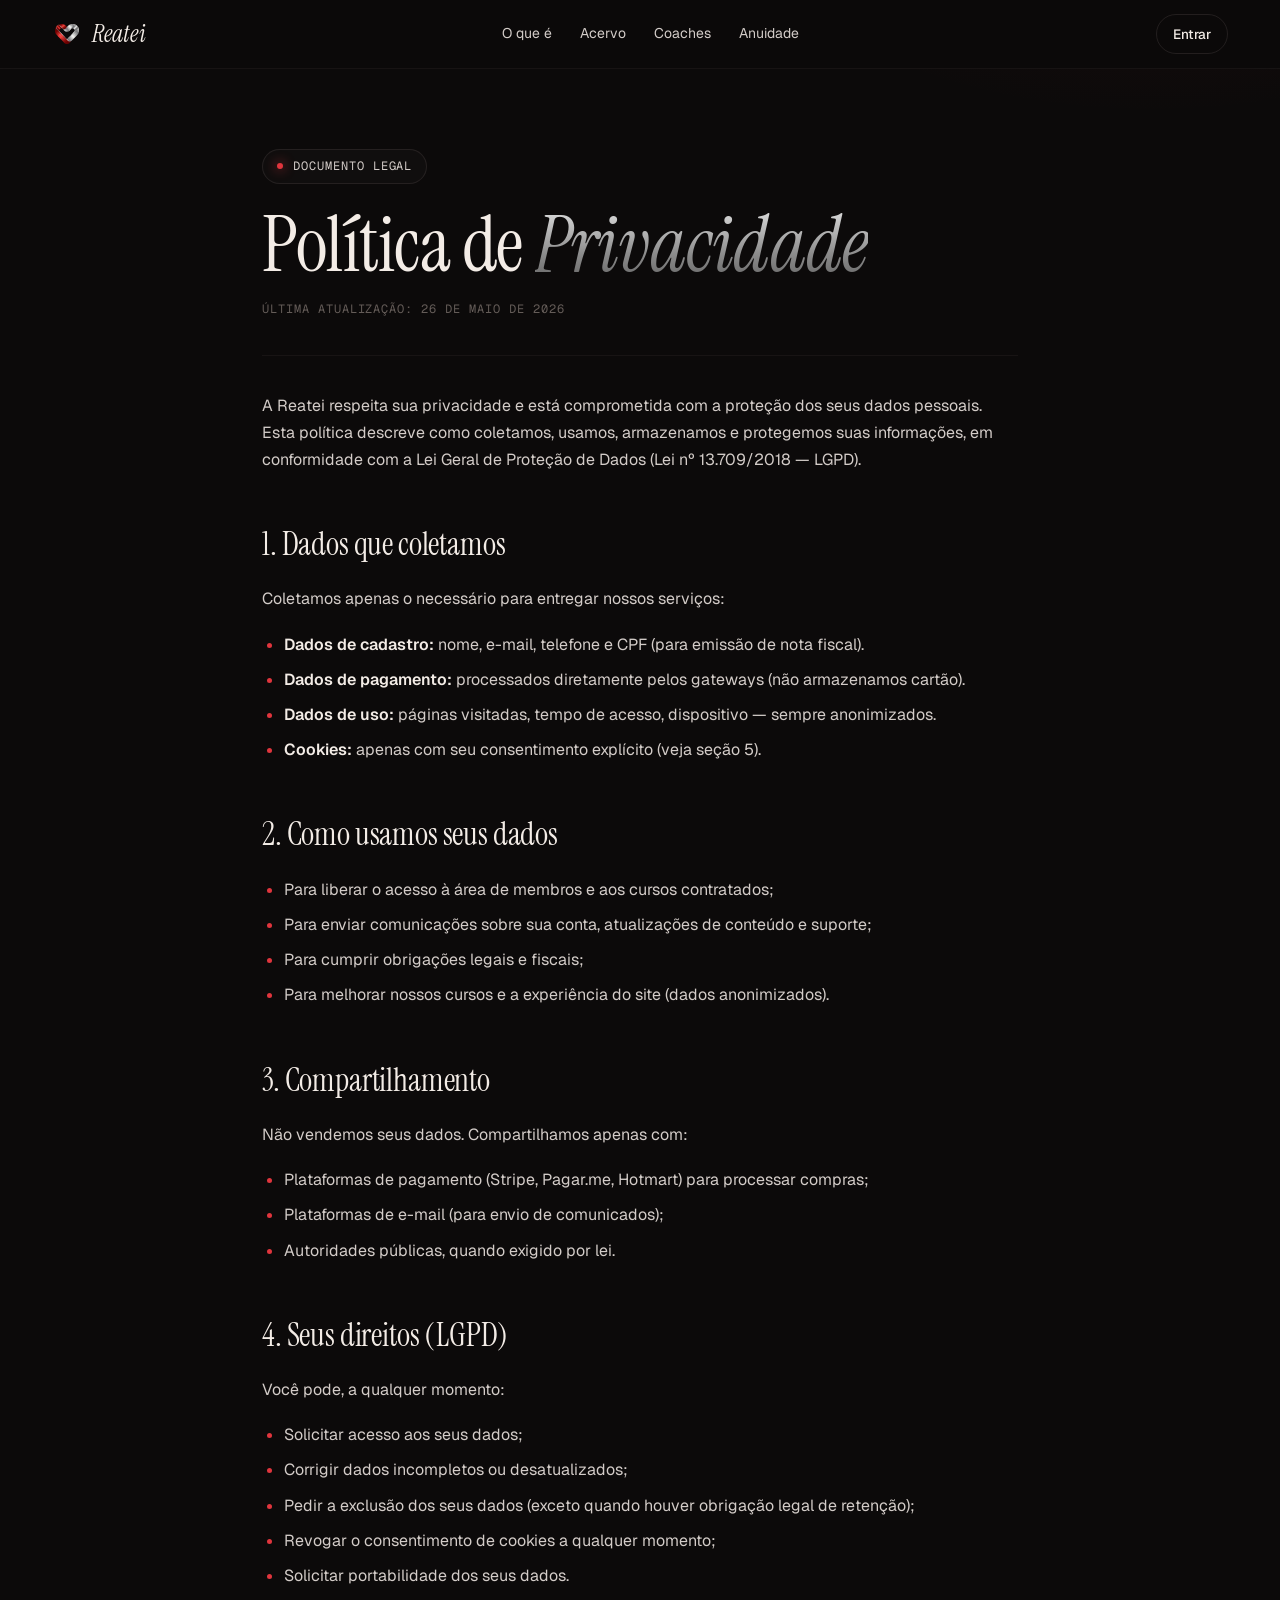
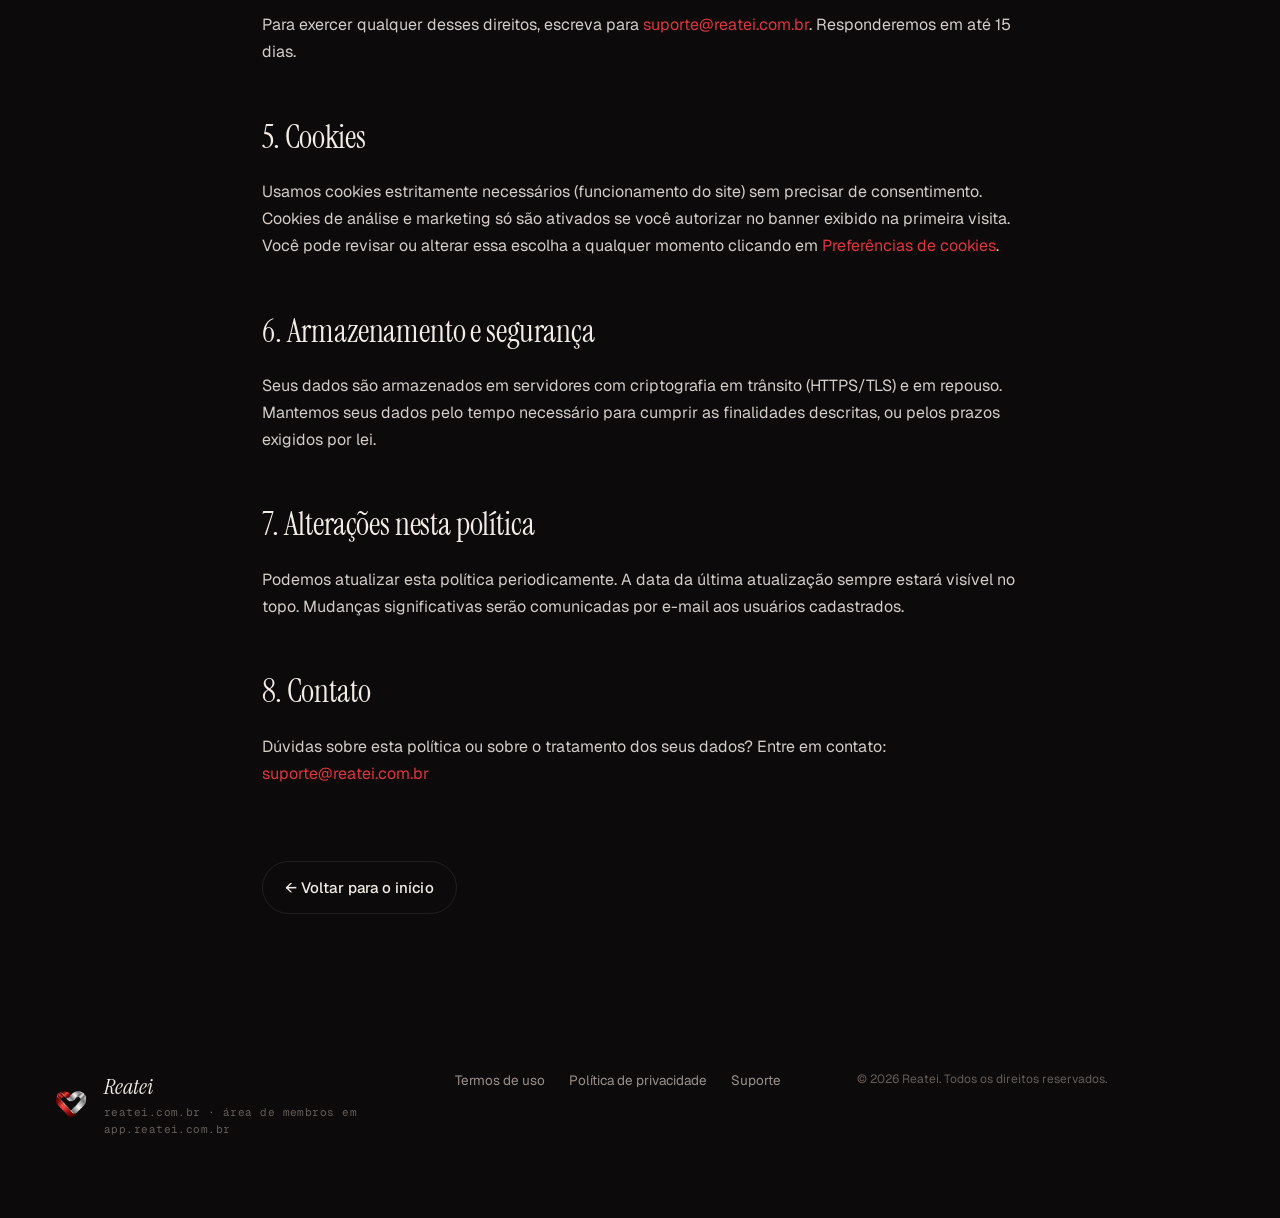
<file: pages/politica-de-privacidade.html>
<!doctype html>
<html lang="pt-BR">
<head>
<meta charset="utf-8" />
<meta name="viewport" content="width=device-width, initial-scale=1" />
<title>Política de Privacidade — Reatei</title>
<meta name="description" content="Como a Reatei coleta, usa e protege seus dados pessoais. Política em conformidade com a LGPD." />
<link rel="canonical" href="https://reatei.com.br/politica-de-privacidade" />
<link rel="preconnect" href="https://fonts.googleapis.com" />
<link rel="preconnect" href="https://fonts.gstatic.com" crossorigin />
<link href="https://fonts.googleapis.com/css2?family=Instrument+Serif:ital@0;1&family=Geist:wght@300;400;500;600;700&family=Geist+Mono:wght@400;500&display=swap" rel="stylesheet" />
<link rel="stylesheet" href="/assets/css/styles.css" />
<link rel="stylesheet" href="/assets/css/legal.css" />
</head>
<body>

<header class="nav">
  <div class="wrap nav__inner">
    <a class="brand" href="/" aria-label="Reatei">
      <img src="/assets/img/reatei-logo-sm.webp" alt="" class="brand__mark" />
      <span class="brand__word">Reatei</span>
    </a>
    <nav class="nav__links">
      <a href="/#oque">O que é</a>
      <a href="/#acervo">Acervo</a>
      <a href="/#coaches">Coaches</a>
      <a href="/#preco">Anuidade</a>
    </nav>
    <a class="btn btn--ghost btn--sm" href="https://app.reatei.com.br" target="_blank" rel="noopener">Entrar</a>
  </div>
</header>

<main class="legal">
  <div class="wrap legal__wrap">

    <div class="legal__head">
      <div class="eyebrow"><span class="eyebrow__dot"></span> Documento legal</div>
      <h1 class="legal__title">Política de <em>Privacidade</em></h1>
      <p class="legal__updated">Última atualização: 26 de maio de 2026</p>
    </div>

    <section class="legal__body">
      <p>
        A Reatei respeita sua privacidade e está comprometida com a proteção dos seus dados pessoais.
        Esta política descreve como coletamos, usamos, armazenamos e protegemos suas informações,
        em conformidade com a Lei Geral de Proteção de Dados (Lei nº 13.709/2018 — LGPD).
      </p>

      <h2>1. Dados que coletamos</h2>
      <p>Coletamos apenas o necessário para entregar nossos serviços:</p>
      <ul>
        <li><strong>Dados de cadastro:</strong> nome, e-mail, telefone e CPF (para emissão de nota fiscal).</li>
        <li><strong>Dados de pagamento:</strong> processados diretamente pelos gateways (não armazenamos cartão).</li>
        <li><strong>Dados de uso:</strong> páginas visitadas, tempo de acesso, dispositivo — sempre anonimizados.</li>
        <li><strong>Cookies:</strong> apenas com seu consentimento explícito (veja seção 5).</li>
      </ul>

      <h2>2. Como usamos seus dados</h2>
      <ul>
        <li>Para liberar o acesso à área de membros e aos cursos contratados;</li>
        <li>Para enviar comunicações sobre sua conta, atualizações de conteúdo e suporte;</li>
        <li>Para cumprir obrigações legais e fiscais;</li>
        <li>Para melhorar nossos cursos e a experiência do site (dados anonimizados).</li>
      </ul>

      <h2>3. Compartilhamento</h2>
      <p>
        Não vendemos seus dados. Compartilhamos apenas com:
      </p>
      <ul>
        <li>Plataformas de pagamento (Stripe, Pagar.me, Hotmart) para processar compras;</li>
        <li>Plataformas de e-mail (para envio de comunicados);</li>
        <li>Autoridades públicas, quando exigido por lei.</li>
      </ul>

      <h2>4. Seus direitos (LGPD)</h2>
      <p>Você pode, a qualquer momento:</p>
      <ul>
        <li>Solicitar acesso aos seus dados;</li>
        <li>Corrigir dados incompletos ou desatualizados;</li>
        <li>Pedir a exclusão dos seus dados (exceto quando houver obrigação legal de retenção);</li>
        <li>Revogar o consentimento de cookies a qualquer momento;</li>
        <li>Solicitar portabilidade dos seus dados.</li>
      </ul>
      <p>
        Para exercer qualquer desses direitos, escreva para
        <a href="mailto:suporte@reatei.com.br">suporte@reatei.com.br</a>.
        Responderemos em até 15 dias.
      </p>

      <h2>5. Cookies</h2>
      <p>
        Usamos cookies estritamente necessários (funcionamento do site) sem precisar de consentimento.
        Cookies de análise e marketing só são ativados se você autorizar no banner exibido na primeira visita.
        Você pode revisar ou alterar essa escolha a qualquer momento clicando em
        <a href="#" data-cc="show-preferencesModal">Preferências de cookies</a>.
      </p>

      <h2>6. Armazenamento e segurança</h2>
      <p>
        Seus dados são armazenados em servidores com criptografia em trânsito (HTTPS/TLS) e em repouso.
        Mantemos seus dados pelo tempo necessário para cumprir as finalidades descritas, ou pelos prazos
        exigidos por lei.
      </p>

      <h2>7. Alterações nesta política</h2>
      <p>
        Podemos atualizar esta política periodicamente. A data da última atualização sempre estará
        visível no topo. Mudanças significativas serão comunicadas por e-mail aos usuários cadastrados.
      </p>

      <h2>8. Contato</h2>
      <p>
        Dúvidas sobre esta política ou sobre o tratamento dos seus dados? Entre em contato:
        <a href="mailto:suporte@reatei.com.br">suporte@reatei.com.br</a>
      </p>
    </section>

    <a class="btn btn--ghost legal__back" href="/">← Voltar para o início</a>

  </div>
</main>

<footer class="foot">
  <div class="wrap foot__inner">
    <div class="foot__brand">
      <img src="/assets/img/reatei-logo-sm.webp" alt="" />
      <div>
        <div class="foot__name">Reatei</div>
        <div class="foot__tag">reatei.com.br · área de membros em app.reatei.com.br</div>
      </div>
    </div>
    <div class="foot__links">
      <a href="/termos-de-uso">Termos de uso</a>
      <a href="/politica-de-privacidade">Política de privacidade</a>
      <a href="/suporte">Suporte</a>
    </div>
    <div class="foot__legal">
      © 2026 Reatei. Todos os direitos reservados.
    </div>
  </div>
</footer>

</body>
</html>
</file>
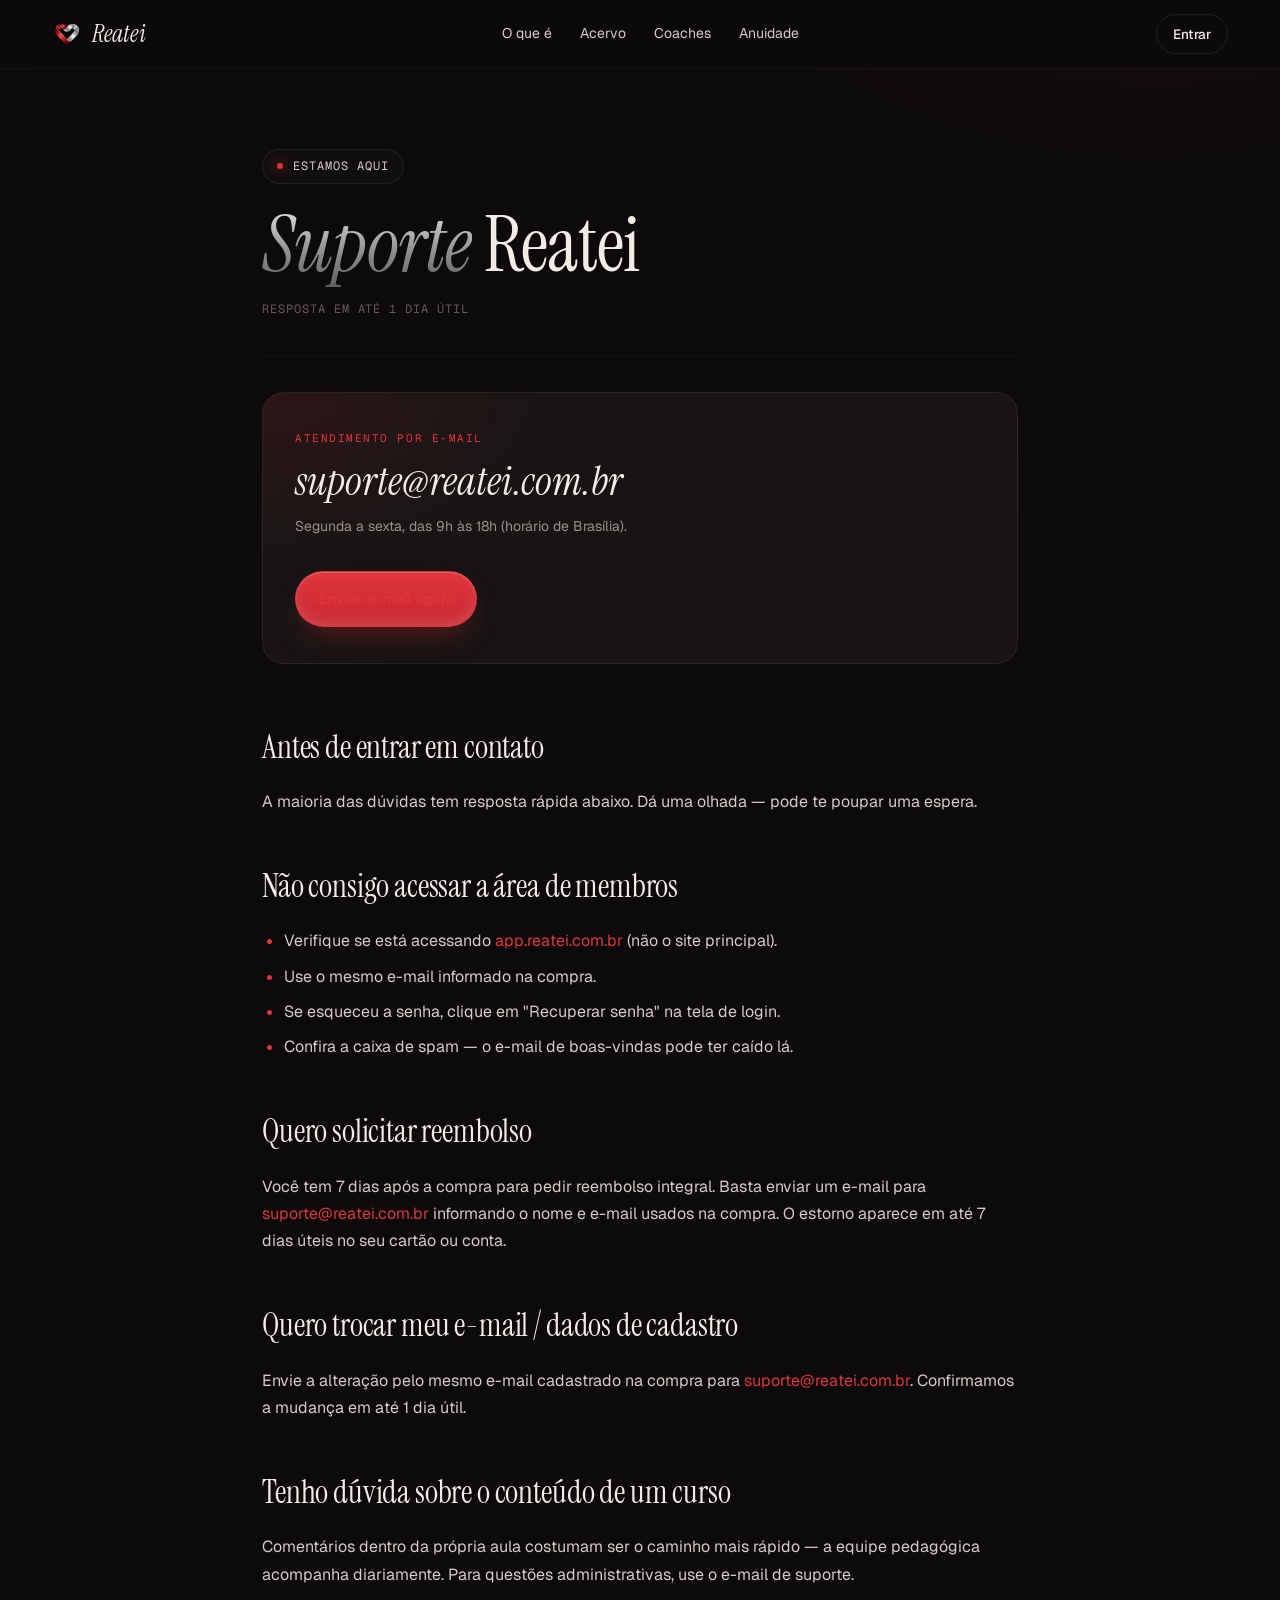
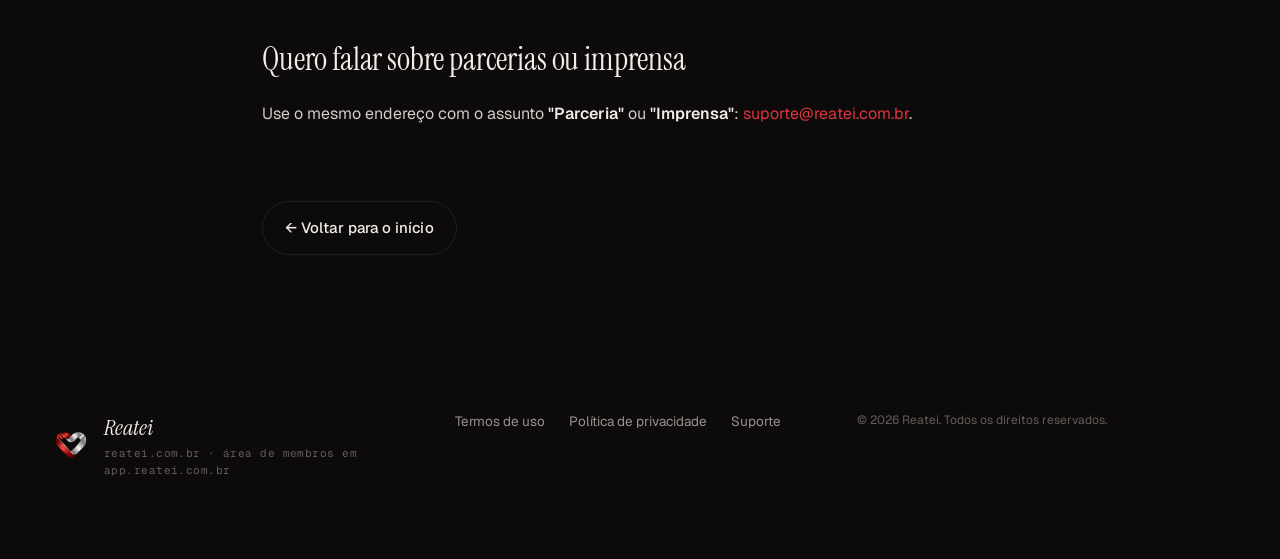
<file: pages/suporte.html>
<!doctype html>
<html lang="pt-BR">
<head>
<meta charset="utf-8" />
<meta name="viewport" content="width=device-width, initial-scale=1" />
<title>Suporte — Reatei</title>
<meta name="description" content="Precisa de ajuda? Fale com a equipe de suporte da Reatei em suporte@reatei.com.br." />
<link rel="canonical" href="https://reatei.com.br/suporte" />
<link rel="preconnect" href="https://fonts.googleapis.com" />
<link rel="preconnect" href="https://fonts.gstatic.com" crossorigin />
<link href="https://fonts.googleapis.com/css2?family=Instrument+Serif:ital@0;1&family=Geist:wght@300;400;500;600;700&family=Geist+Mono:wght@400;500&display=swap" rel="stylesheet" />
<link rel="stylesheet" href="/assets/css/styles.css" />
<link rel="stylesheet" href="/assets/css/legal.css" />
</head>
<body>

<header class="nav">
  <div class="wrap nav__inner">
    <a class="brand" href="/" aria-label="Reatei">
      <img src="/assets/img/reatei-logo-sm.webp" alt="" class="brand__mark" />
      <span class="brand__word">Reatei</span>
    </a>
    <nav class="nav__links">
      <a href="/#oque">O que é</a>
      <a href="/#acervo">Acervo</a>
      <a href="/#coaches">Coaches</a>
      <a href="/#preco">Anuidade</a>
    </nav>
    <a class="btn btn--ghost btn--sm" href="https://app.reatei.com.br" target="_blank" rel="noopener">Entrar</a>
  </div>
</header>

<main class="legal">
  <div class="wrap legal__wrap">

    <div class="legal__head">
      <div class="eyebrow"><span class="eyebrow__dot"></span> Estamos aqui</div>
      <h1 class="legal__title"><em>Suporte</em> Reatei</h1>
      <p class="legal__updated">Resposta em até 1 dia útil</p>
    </div>

    <section class="legal__body">

      <div class="support-card">
        <div class="support-card__label">Atendimento por e-mail</div>
        <a class="support-card__email" href="mailto:suporte@reatei.com.br">suporte@reatei.com.br</a>
        <p class="support-card__hours">Segunda a sexta, das 9h às 18h (horário de Brasília).</p>
        <a class="btn btn--primary" href="mailto:suporte@reatei.com.br">
          Enviar e-mail agora
        </a>
      </div>

      <h2>Antes de entrar em contato</h2>
      <p>
        A maioria das dúvidas tem resposta rápida abaixo. Dá uma olhada — pode te poupar uma espera.
      </p>

      <h2>Não consigo acessar a área de membros</h2>
      <ul>
        <li>Verifique se está acessando <a href="https://app.reatei.com.br" target="_blank" rel="noopener">app.reatei.com.br</a> (não o site principal).</li>
        <li>Use o mesmo e-mail informado na compra.</li>
        <li>Se esqueceu a senha, clique em "Recuperar senha" na tela de login.</li>
        <li>Confira a caixa de spam — o e-mail de boas-vindas pode ter caído lá.</li>
      </ul>

      <h2>Quero solicitar reembolso</h2>
      <p>
        Você tem 7 dias após a compra para pedir reembolso integral. Basta enviar um e-mail para
        <a href="mailto:suporte@reatei.com.br?subject=Solicita%C3%A7%C3%A3o%20de%20Reembolso">suporte@reatei.com.br</a>
        informando o nome e e-mail usados na compra. O estorno aparece em até 7 dias úteis no seu cartão ou conta.
      </p>

      <h2>Quero trocar meu e-mail / dados de cadastro</h2>
      <p>
        Envie a alteração pelo mesmo e-mail cadastrado na compra para
        <a href="mailto:suporte@reatei.com.br">suporte@reatei.com.br</a>.
        Confirmamos a mudança em até 1 dia útil.
      </p>

      <h2>Tenho dúvida sobre o conteúdo de um curso</h2>
      <p>
        Comentários dentro da própria aula costumam ser o caminho mais rápido — a equipe pedagógica
        acompanha diariamente. Para questões administrativas, use o e-mail de suporte.
      </p>

      <h2>Quero falar sobre parcerias ou imprensa</h2>
      <p>
        Use o mesmo endereço com o assunto <strong>"Parceria"</strong> ou <strong>"Imprensa"</strong>:
        <a href="mailto:suporte@reatei.com.br">suporte@reatei.com.br</a>.
      </p>

    </section>

    <a class="btn btn--ghost legal__back" href="/">← Voltar para o início</a>

  </div>
</main>

<footer class="foot">
  <div class="wrap foot__inner">
    <div class="foot__brand">
      <img src="/assets/img/reatei-logo-sm.webp" alt="" />
      <div>
        <div class="foot__name">Reatei</div>
        <div class="foot__tag">reatei.com.br · área de membros em app.reatei.com.br</div>
      </div>
    </div>
    <div class="foot__links">
      <a href="/termos-de-uso">Termos de uso</a>
      <a href="/politica-de-privacidade">Política de privacidade</a>
      <a href="/suporte">Suporte</a>
    </div>
    <div class="foot__legal">
      © 2026 Reatei. Todos os direitos reservados.
    </div>
  </div>
</footer>

</body>
</html>
</file>
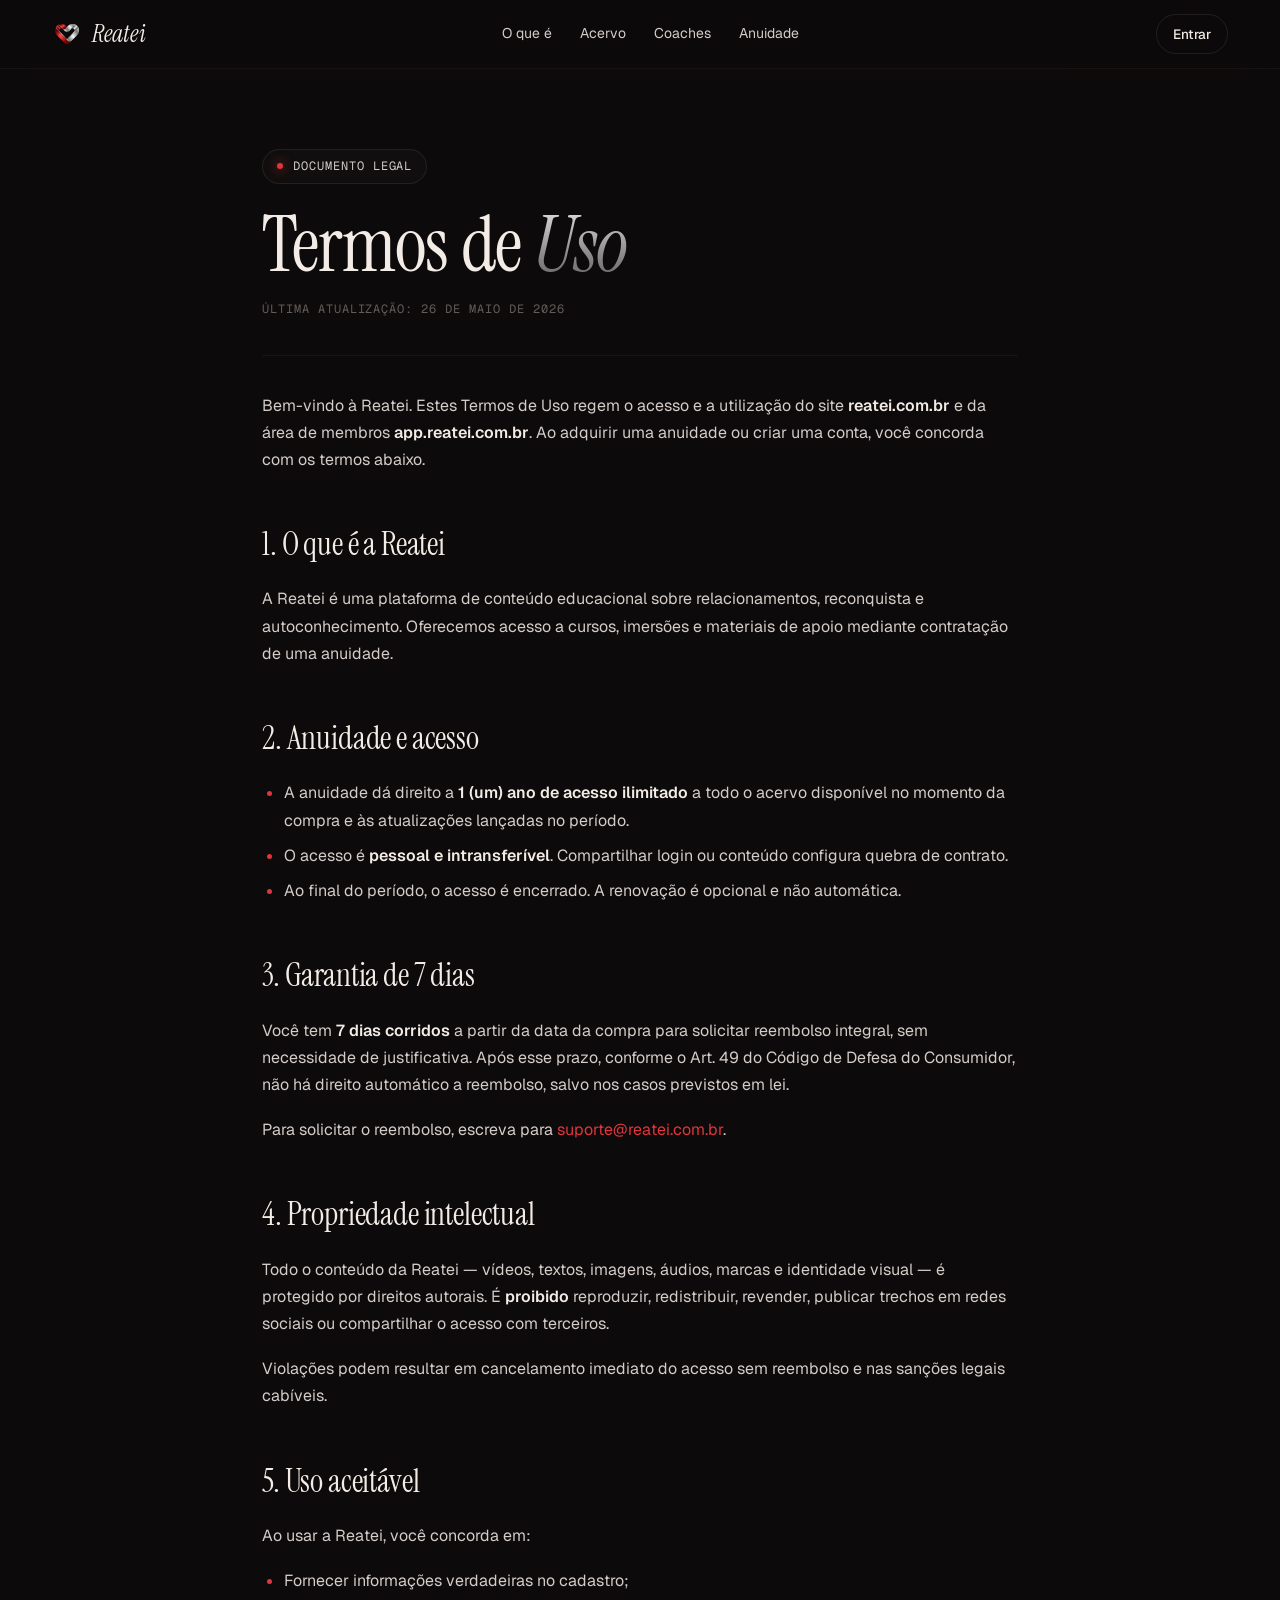
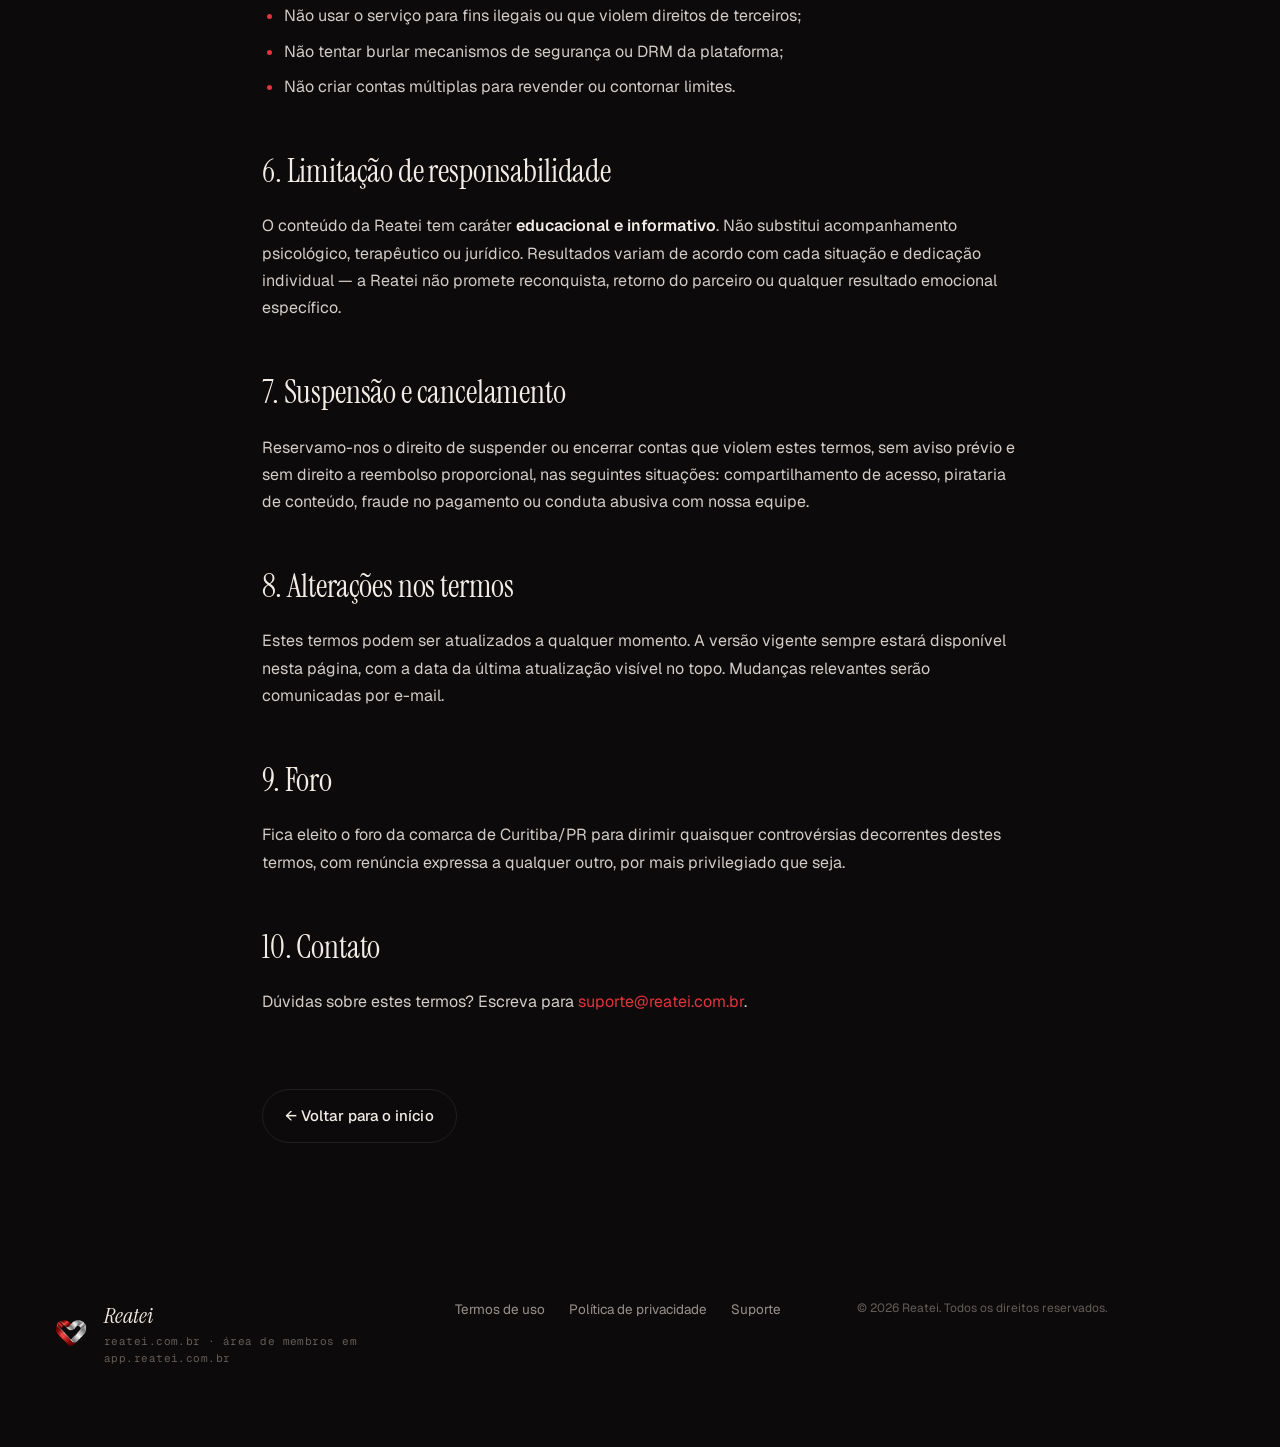
<file: pages/termos-de-uso.html>
<!doctype html>
<html lang="pt-BR">
<head>
<meta charset="utf-8" />
<meta name="viewport" content="width=device-width, initial-scale=1" />
<title>Termos de Uso — Reatei</title>
<meta name="description" content="Termos e condições de uso da plataforma Reatei. Leia antes de adquirir sua anuidade." />
<link rel="canonical" href="https://reatei.com.br/termos-de-uso" />
<link rel="preconnect" href="https://fonts.googleapis.com" />
<link rel="preconnect" href="https://fonts.gstatic.com" crossorigin />
<link href="https://fonts.googleapis.com/css2?family=Instrument+Serif:ital@0;1&family=Geist:wght@300;400;500;600;700&family=Geist+Mono:wght@400;500&display=swap" rel="stylesheet" />
<link rel="stylesheet" href="/assets/css/styles.css" />
<link rel="stylesheet" href="/assets/css/legal.css" />
</head>
<body>

<header class="nav">
  <div class="wrap nav__inner">
    <a class="brand" href="/" aria-label="Reatei">
      <img src="/assets/img/reatei-logo-sm.webp" alt="" class="brand__mark" />
      <span class="brand__word">Reatei</span>
    </a>
    <nav class="nav__links">
      <a href="/#oque">O que é</a>
      <a href="/#acervo">Acervo</a>
      <a href="/#coaches">Coaches</a>
      <a href="/#preco">Anuidade</a>
    </nav>
    <a class="btn btn--ghost btn--sm" href="https://app.reatei.com.br" target="_blank" rel="noopener">Entrar</a>
  </div>
</header>

<main class="legal">
  <div class="wrap legal__wrap">

    <div class="legal__head">
      <div class="eyebrow"><span class="eyebrow__dot"></span> Documento legal</div>
      <h1 class="legal__title">Termos de <em>Uso</em></h1>
      <p class="legal__updated">Última atualização: 26 de maio de 2026</p>
    </div>

    <section class="legal__body">
      <p>
        Bem-vindo à Reatei. Estes Termos de Uso regem o acesso e a utilização do site
        <strong>reatei.com.br</strong> e da área de membros <strong>app.reatei.com.br</strong>.
        Ao adquirir uma anuidade ou criar uma conta, você concorda com os termos abaixo.
      </p>

      <h2>1. O que é a Reatei</h2>
      <p>
        A Reatei é uma plataforma de conteúdo educacional sobre relacionamentos, reconquista e
        autoconhecimento. Oferecemos acesso a cursos, imersões e materiais de apoio mediante
        contratação de uma anuidade.
      </p>

      <h2>2. Anuidade e acesso</h2>
      <ul>
        <li>A anuidade dá direito a <strong>1 (um) ano de acesso ilimitado</strong> a todo o acervo disponível no momento da compra e às atualizações lançadas no período.</li>
        <li>O acesso é <strong>pessoal e intransferível</strong>. Compartilhar login ou conteúdo configura quebra de contrato.</li>
        <li>Ao final do período, o acesso é encerrado. A renovação é opcional e não automática.</li>
      </ul>

      <h2>3. Garantia de 7 dias</h2>
      <p>
        Você tem <strong>7 dias corridos</strong> a partir da data da compra para solicitar reembolso
        integral, sem necessidade de justificativa. Após esse prazo, conforme o Art. 49 do Código de
        Defesa do Consumidor, não há direito automático a reembolso, salvo nos casos previstos em lei.
      </p>
      <p>
        Para solicitar o reembolso, escreva para <a href="mailto:suporte@reatei.com.br">suporte@reatei.com.br</a>.
      </p>

      <h2>4. Propriedade intelectual</h2>
      <p>
        Todo o conteúdo da Reatei — vídeos, textos, imagens, áudios, marcas e identidade visual —
        é protegido por direitos autorais. É <strong>proibido</strong> reproduzir, redistribuir, revender,
        publicar trechos em redes sociais ou compartilhar o acesso com terceiros.
      </p>
      <p>
        Violações podem resultar em cancelamento imediato do acesso sem reembolso e nas
        sanções legais cabíveis.
      </p>

      <h2>5. Uso aceitável</h2>
      <p>Ao usar a Reatei, você concorda em:</p>
      <ul>
        <li>Fornecer informações verdadeiras no cadastro;</li>
        <li>Não usar o serviço para fins ilegais ou que violem direitos de terceiros;</li>
        <li>Não tentar burlar mecanismos de segurança ou DRM da plataforma;</li>
        <li>Não criar contas múltiplas para revender ou contornar limites.</li>
      </ul>

      <h2>6. Limitação de responsabilidade</h2>
      <p>
        O conteúdo da Reatei tem caráter <strong>educacional e informativo</strong>. Não substitui
        acompanhamento psicológico, terapêutico ou jurídico. Resultados variam de acordo com cada
        situação e dedicação individual — a Reatei não promete reconquista, retorno do parceiro ou
        qualquer resultado emocional específico.
      </p>

      <h2>7. Suspensão e cancelamento</h2>
      <p>
        Reservamo-nos o direito de suspender ou encerrar contas que violem estes termos,
        sem aviso prévio e sem direito a reembolso proporcional, nas seguintes situações:
        compartilhamento de acesso, pirataria de conteúdo, fraude no pagamento ou
        conduta abusiva com nossa equipe.
      </p>

      <h2>8. Alterações nos termos</h2>
      <p>
        Estes termos podem ser atualizados a qualquer momento. A versão vigente sempre estará
        disponível nesta página, com a data da última atualização visível no topo. Mudanças
        relevantes serão comunicadas por e-mail.
      </p>

      <h2>9. Foro</h2>
      <p>
        Fica eleito o foro da comarca de Curitiba/PR para dirimir quaisquer controvérsias
        decorrentes destes termos, com renúncia expressa a qualquer outro, por mais
        privilegiado que seja.
      </p>

      <h2>10. Contato</h2>
      <p>
        Dúvidas sobre estes termos? Escreva para
        <a href="mailto:suporte@reatei.com.br">suporte@reatei.com.br</a>.
      </p>
    </section>

    <a class="btn btn--ghost legal__back" href="/">← Voltar para o início</a>

  </div>
</main>

<footer class="foot">
  <div class="wrap foot__inner">
    <div class="foot__brand">
      <img src="/assets/img/reatei-logo-sm.webp" alt="" />
      <div>
        <div class="foot__name">Reatei</div>
        <div class="foot__tag">reatei.com.br · área de membros em app.reatei.com.br</div>
      </div>
    </div>
    <div class="foot__links">
      <a href="/termos-de-uso">Termos de uso</a>
      <a href="/politica-de-privacidade">Política de privacidade</a>
      <a href="/suporte">Suporte</a>
    </div>
    <div class="foot__legal">
      © 2026 Reatei. Todos os direitos reservados.
    </div>
  </div>
</footer>

</body>
</html>
</file>
<file: assets/css/styles.css>
/* ================================================================
   REATEI — Landing
   Sistema:
     - Bg dark warm (oklch low L)
     - Acento vermelho metálico (logo)
     - Cromo/prata como segundo acento
     - Type: Instrument Serif (display, italics frequentes)
              Geist (corpo, ui)
              Geist Mono (labels, eyebrows)
   ================================================================ */

:root {
  /* core palette */
  --bg:           #0c0a0a;
  --bg-soft:      #141111;
  --bg-card:      #181414;
  --line:         oklch(0.32 0.01 30 / 0.55);
  --line-soft:    oklch(0.32 0.01 30 / 0.28);

  --ink:          #f3ece6;
  --ink-soft:     oklch(0.85 0.01 50);
  --ink-mute:     oklch(0.66 0.012 50);
  --ink-faint:    oklch(0.48 0.012 50);

  --accent:       #C8262E;          /* red from logo */
  --accent-hot:   #E0353D;
  --accent-deep:  #8e161c;
  --chrome-1:     #d8d8d8;
  --chrome-2:     #8a8a8a;
  --chrome-3:     #f5f5f5;

  --light-bg:     #f4efe9;
  --light-ink:    #1a1413;

  /* type */
  --serif:        "Instrument Serif", "Cormorant Garamond", Georgia, serif;
  --sans:         "Geist", "Helvetica Neue", Arial, sans-serif;
  --mono:         "Geist Mono", "JetBrains Mono", ui-monospace, monospace;

  /* metrics */
  --r-sm: 6px;
  --r-md: 12px;
  --r-lg: 22px;
  --r-pill: 999px;
  --shadow-lg: 0 30px 80px -30px rgba(0,0,0,.7), 0 4px 14px -4px rgba(0,0,0,.45);
}

* { box-sizing: border-box; }
html, body { margin: 0; padding: 0; }
html { scroll-behavior: smooth; }
body {
  background: var(--bg);
  color: var(--ink);
  font-family: var(--sans);
  font-size: 17px;
  line-height: 1.55;
  -webkit-font-smoothing: antialiased;
  text-rendering: optimizeLegibility;
  overflow-x: hidden;
}
a { color: inherit; text-decoration: none; }
img { display: block; max-width: 100%; }

.wrap {
  max-width: 1240px;
  margin: 0 auto;
  padding: 0 32px;
}

/* ─────────────────────────── NAV ─────────────────────────── */
.nav {
  position: sticky;
  top: 0;
  z-index: 30;
  background: rgba(12,10,10,0.72);
  backdrop-filter: blur(14px) saturate(1.2);
  -webkit-backdrop-filter: blur(14px) saturate(1.2);
  border-bottom: 1px solid var(--line-soft);
}
.nav__inner {
  display: flex;
  align-items: center;
  justify-content: space-between;
  height: 68px;
  gap: 28px;
}
.brand {
  display: inline-flex;
  align-items: center;
  gap: 10px;
  font-family: var(--serif);
  font-size: 24px;
  letter-spacing: 0.005em;
}
.brand__mark { width: 30px; height: 30px; object-fit: contain; }
.brand__word { font-style: italic; }
.nav__links {
  display: flex;
  gap: 28px;
  font-size: 14px;
  color: var(--ink-soft);
}
.nav__links a { transition: color .2s; }
.nav__links a:hover { color: var(--ink); }
@media (max-width: 780px) {
  .nav__links { display: none; }
}

/* ─────────────────────────── BUTTONS ─────────────────────────── */
.btn {
  display: inline-flex;
  align-items: center;
  gap: 10px;
  padding: 14px 22px;
  font-family: var(--sans);
  font-size: 15px;
  font-weight: 500;
  letter-spacing: 0.005em;
  border-radius: var(--r-pill);
  border: 1px solid transparent;
  cursor: pointer;
  transition: transform .15s ease, background .2s ease, border-color .2s ease, color .2s;
  white-space: nowrap;
}
.btn svg { width: 18px; height: 18px; }
.btn:hover { transform: translateY(-1px); }
.btn--sm { padding: 9px 16px; font-size: 13.5px; }
.btn--lg { padding: 18px 30px; font-size: 17px; }
.btn--block { width: 100%; justify-content: center; }

.btn--primary {
  background: linear-gradient(180deg, var(--accent-hot), var(--accent));
  color: #fff;
  box-shadow: 0 1px 0 rgba(255,255,255,0.2) inset, 0 -10px 24px -16px rgba(255,255,255,0.4) inset,
              0 14px 32px -14px rgba(200,38,46,0.6);
  border-color: rgba(255,255,255,0.06);
}
.btn--primary:hover {
  background: linear-gradient(180deg, #ed3d45, var(--accent-hot));
}
.btn--ghost {
  background: transparent;
  color: var(--ink);
  border-color: var(--line);
}
.btn--ghost:hover {
  border-color: var(--ink-soft);
  background: rgba(255,255,255,0.03);
}

/* ─────────────────────────── HERO ─────────────────────────── */
.hero {
  position: relative;
  padding: 64px 0 0;
  overflow: hidden;
  background:
    radial-gradient(900px 600px at 88% 22%, rgba(200,38,46,0.18), transparent 60%),
    radial-gradient(700px 500px at 5% 8%, rgba(180,180,180,0.06), transparent 65%),
    var(--bg);
  border-bottom: 1px solid var(--line-soft);
}
.hero__grain {
  position: absolute; inset: 0;
  background-image:
    repeating-linear-gradient(45deg, rgba(255,255,255,0.012) 0 1px, transparent 1px 3px);
  pointer-events: none;
  mix-blend-mode: overlay;
}
.hero__grid {
  position: relative;
  display: grid;
  grid-template-columns: 1.05fr 0.95fr;
  gap: 56px;
  align-items: center;
  padding: 56px 32px 88px;
}
@media (max-width: 980px) {
  .hero__grid { grid-template-columns: 1fr; padding: 24px 32px 64px; }
}

.eyebrow {
  display: inline-flex;
  align-items: center;
  gap: 10px;
  padding: 7px 14px;
  font-family: var(--mono);
  font-size: 12px;
  letter-spacing: 0.08em;
  text-transform: uppercase;
  color: var(--ink-soft);
  border: 1px solid var(--line);
  border-radius: var(--r-pill);
  background: rgba(255,255,255,0.02);
}
.eyebrow__dot {
  width: 6px; height: 6px;
  background: var(--accent-hot);
  border-radius: 50%;
  box-shadow: 0 0 12px var(--accent-hot);
}
.eyebrow--light { color: var(--ink); }

.display {
  font-family: var(--serif);
  font-size: clamp(56px, 8.2vw, 112px);
  line-height: 0.95;
  margin: 22px 0 24px;
  letter-spacing: -0.01em;
  font-weight: 400;
}
.display em {
  font-style: italic;
  background: linear-gradient(180deg, var(--chrome-3) 0%, var(--chrome-2) 60%, #444 100%);
  -webkit-background-clip: text;
  background-clip: text;
  color: transparent;
  padding-right: 6px;
}

.lede {
  font-size: 19px;
  line-height: 1.55;
  color: var(--ink-soft);
  max-width: 560px;
  margin: 0 0 30px;
}
.lede__soft { color: var(--ink-mute); }

.hero__cta {
  display: flex;
  gap: 12px;
  flex-wrap: wrap;
  margin-bottom: 36px;
}

.hero__bullets {
  display: flex;
  gap: 22px;
  list-style: none;
  padding: 0;
  margin: 0;
  flex-wrap: wrap;
  font-size: 14px;
  color: var(--ink-mute);
}
.hero__bullets .tick {
  display: inline-block;
  width: 18px; height: 18px;
  margin-right: 6px;
  border-radius: 50%;
  background: rgba(200,38,46,0.18);
  color: var(--accent-hot);
  text-align: center;
  font-size: 11px;
  line-height: 18px;
  vertical-align: -3px;
}

/* logo stage */
.hero__art {
  display: flex;
  flex-direction: column;
  align-items: center;
  gap: 22px;
}
.logo-stage {
  position: relative;
  width: min(520px, 90%);
  aspect-ratio: 1;
  display: grid;
  place-items: center;
}
.logo-stage__ring,
.logo-stage__ring--2 {
  position: absolute;
  inset: 12%;
  border-radius: 50%;
  border: 1px solid var(--line);
}
.logo-stage__ring--2 {
  inset: 4%;
  border-style: dashed;
  border-color: var(--line-soft);
  animation: spin 60s linear infinite;
}
.logo-stage__mark {
  position: relative;
  width: 72%;
  height: 72%;
  object-fit: contain;
  filter:
    drop-shadow(0 30px 40px rgba(200,38,46,0.35))
    drop-shadow(0 10px 22px rgba(0,0,0,0.6));
  animation: float 7s ease-in-out infinite;
}
.logo-stage__shadow {
  position: absolute;
  bottom: 8%;
  left: 20%;
  right: 20%;
  height: 16px;
  background: radial-gradient(closest-side, rgba(0,0,0,0.55), transparent 70%);
  filter: blur(8px);
}
.logo-caption {
  font-family: var(--mono);
  font-size: 12px;
  color: var(--ink-faint);
  letter-spacing: 0.04em;
  display: inline-flex;
  gap: 10px;
  align-items: center;
}
.logo-caption .sep { color: var(--accent-hot); }

@keyframes float { 0%,100% { transform: translateY(0) rotate(0deg); } 50% { transform: translateY(-14px) rotate(-1.5deg); } }
@keyframes spin  { to { transform: rotate(360deg); } }

/* marquee */
.marquee {
  border-top: 1px solid var(--line-soft);
  border-bottom: 1px solid var(--line-soft);
  overflow: hidden;
  padding: 18px 0;
  background: rgba(255,255,255,0.015);
}
.marquee__track {
  display: inline-flex;
  gap: 28px;
  white-space: nowrap;
  animation: marquee 38s linear infinite;
  font-family: var(--mono);
  font-size: 13px;
  letter-spacing: 0.06em;
  color: var(--ink-mute);
  text-transform: uppercase;
}
.marquee__track span:nth-child(even) { color: var(--accent-hot); }
@keyframes marquee {
  to { transform: translateX(-50%); }
}

/* ─────────────────────────── SECTION COMMON ─────────────────────────── */
section { position: relative; }

.section-head { margin-bottom: 48px; }
.section-head__label {
  font-family: var(--mono);
  font-size: 12px;
  letter-spacing: 0.12em;
  text-transform: uppercase;
  color: var(--ink-mute);
  margin-bottom: 18px;
}
.section-head__title {
  font-family: var(--serif);
  font-size: clamp(40px, 5.2vw, 68px);
  line-height: 1.02;
  letter-spacing: -0.01em;
  margin: 0;
  max-width: 14ch;
  font-weight: 400;
}
.section-head__title em {
  font-style: italic;
  color: var(--accent-hot);
}
.section-head--split {
  display: grid;
  grid-template-columns: 1.2fr 1fr;
  gap: 60px;
  align-items: end;
}
.section-head--split .section-head__title { max-width: none; }
.section-head__lede {
  font-size: 16px;
  color: var(--ink-mute);
  margin: 0;
  max-width: 44ch;
}
.section-head--center { text-align: center; }
.section-head--center .section-head__title { max-width: none; margin: 0 auto; }
@media (max-width: 820px) {
  .section-head--split { grid-template-columns: 1fr; gap: 24px; }
}

/* ─────────────────────────── BAND (manifesto) ─────────────────────────── */
.band {
  padding: 96px 0;
  border-top: 1px solid var(--line-soft);
  border-bottom: 1px solid var(--line-soft);
}
.band--light {
  background: var(--light-bg);
  color: var(--light-ink);
}
.band__grid {
  display: grid;
  grid-template-columns: 160px 1fr 1fr;
  gap: 56px;
  align-items: start;
}
@media (max-width: 900px) {
  .band__grid { grid-template-columns: 1fr; gap: 24px; }
}
.band__label {
  font-family: var(--mono);
  font-size: 12px;
  letter-spacing: 0.12em;
  text-transform: uppercase;
  color: #7a6a64;
  padding-top: 14px;
}
.band__title {
  font-family: var(--serif);
  font-size: clamp(40px, 5.4vw, 72px);
  line-height: 1.02;
  letter-spacing: -0.012em;
  margin: 0;
  font-weight: 400;
}
.band__title em {
  font-style: italic;
  color: var(--accent);
}
.band__body p {
  font-size: 17px;
  line-height: 1.7;
  margin: 0 0 18px;
  color: #3b2f2c;
}
.band__sig {
  font-family: var(--serif);
  font-style: italic;
  font-size: 22px !important;
  color: #1a1413 !important;
  margin-top: 12px !important;
}

/* ─────────────────────────── PILLARS ─────────────────────────── */
.pillars { padding: 110px 0; }
.pillars__grid {
  display: grid;
  grid-template-columns: repeat(4, 1fr);
  gap: 1px;
  background: var(--line-soft);
  border: 1px solid var(--line-soft);
  border-radius: var(--r-lg);
  overflow: hidden;
}
@media (max-width: 900px) { .pillars__grid { grid-template-columns: repeat(2, 1fr); } }
@media (max-width: 540px) { .pillars__grid { grid-template-columns: 1fr; } }

.pillar {
  background: var(--bg-card);
  padding: 32px 28px 32px;
  display: flex;
  flex-direction: column;
  gap: 12px;
  min-height: 260px;
  transition: background .25s;
}
.pillar:hover { background: var(--bg-soft); }
.pillar__num {
  font-family: var(--serif);
  font-style: italic;
  font-size: 28px;
  color: var(--accent-hot);
  margin-bottom: 14px;
}
.pillar h3 {
  font-family: var(--serif);
  font-size: 28px;
  font-weight: 400;
  margin: 0;
  letter-spacing: -0.005em;
}
.pillar p {
  font-size: 14.5px;
  color: var(--ink-mute);
  margin: 0;
  line-height: 1.55;
}

/* ─────────────────────────── CATALOG ─────────────────────────── */
.catalog { padding: 110px 0; border-top: 1px solid var(--line-soft); }

.catalog__group {
  font-family: var(--mono);
  font-size: 12px;
  letter-spacing: 0.14em;
  text-transform: uppercase;
  color: var(--ink-soft);
  margin: 48px 0 22px;
  display: flex;
  align-items: center;
  gap: 16px;
}
.catalog__group::after {
  content: "";
  flex: 1;
  height: 1px;
  background: var(--line-soft);
}
.star { color: var(--accent-hot); font-style: normal; }

.catalog__grid--main {
  display: grid;
  grid-template-columns: repeat(3, 1fr);
  gap: 16px;
}
@media (max-width: 1000px) { .catalog__grid--main { grid-template-columns: repeat(2, 1fr); } }
@media (max-width: 640px)  { .catalog__grid--main { grid-template-columns: 1fr; } }

.course {
  background: var(--bg-card);
  border: 1px solid var(--line-soft);
  border-radius: var(--r-lg);
  padding: 24px;
  display: flex;
  flex-direction: column;
  gap: 12px;
  transition: border-color .25s, transform .25s, background .25s;
  position: relative;
  overflow: hidden;
}
.course::before {
  content: "";
  position: absolute;
  inset: -1px;
  border-radius: var(--r-lg);
  padding: 1px;
  background: linear-gradient(135deg, transparent 60%, rgba(200,38,46,0.4));
  -webkit-mask: linear-gradient(#000,#000) content-box, linear-gradient(#000,#000);
  -webkit-mask-composite: xor;
  mask-composite: exclude;
  opacity: 0;
  transition: opacity .3s;
  pointer-events: none;
}
.course:hover { transform: translateY(-3px); border-color: var(--line); }
.course:hover::before { opacity: 1; }

.course__tag {
  display: inline-block;
  align-self: flex-start;
  font-family: var(--mono);
  font-size: 11px;
  letter-spacing: 0.1em;
  text-transform: uppercase;
  color: var(--accent-hot);
  background: rgba(200,38,46,0.1);
  padding: 5px 10px;
  border-radius: 4px;
}
.course h4 {
  font-family: var(--serif);
  font-size: 26px;
  font-weight: 400;
  margin: 0;
  letter-spacing: -0.005em;
  line-height: 1.12;
}
.course p {
  font-size: 14.5px;
  color: var(--ink-mute);
  margin: 0;
  line-height: 1.55;
}
.course__meta {
  margin-top: auto;
  padding-top: 14px;
  border-top: 1px dashed var(--line-soft);
  font-family: var(--mono);
  font-size: 11px;
  letter-spacing: 0.06em;
  text-transform: uppercase;
  color: var(--ink-faint);
  display: flex;
  gap: 10px;
  flex-wrap: wrap;
}

/* mini grid */
.catalog__grid--mini {
  display: grid;
  grid-template-columns: repeat(4, 1fr);
  gap: 10px;
}
@media (max-width: 900px) { .catalog__grid--mini { grid-template-columns: repeat(2, 1fr); } }
@media (max-width: 520px) { .catalog__grid--mini { grid-template-columns: 1fr; } }
.mini {
  border: 1px solid var(--line-soft);
  background: rgba(255,255,255,0.015);
  padding: 18px 18px;
  border-radius: var(--r-md);
  font-size: 14.5px;
  color: var(--ink-soft);
  transition: border-color .2s, color .2s;
  position: relative;
  padding-left: 38px;
}
.mini::before {
  content: "";
  position: absolute;
  left: 16px;
  top: 50%;
  width: 8px; height: 8px;
  transform: translateY(-50%) rotate(45deg);
  border: 1px solid var(--ink-faint);
}
.mini--book::before { border-radius: 1px; border-color: var(--accent); transform: translateY(-50%); }
.mini:hover { border-color: var(--line); color: var(--ink); }

/* lives */
.catalog__grid--lives {
  display: grid;
  grid-template-columns: repeat(4, 1fr);
  gap: 10px;
}
@media (max-width: 900px) { .catalog__grid--lives { grid-template-columns: repeat(2, 1fr); } }
@media (max-width: 520px) { .catalog__grid--lives { grid-template-columns: 1fr; } }
.live {
  display: flex; align-items: center; gap: 12px;
  padding: 16px 18px;
  border: 1px solid var(--line-soft);
  border-radius: var(--r-md);
  font-size: 14.5px;
  color: var(--ink-soft);
  background: linear-gradient(135deg, rgba(200,38,46,0.04), transparent 60%);
}
.live__dot {
  width: 8px; height: 8px;
  border-radius: 50%;
  background: var(--accent-hot);
  box-shadow: 0 0 0 4px rgba(200,38,46,0.18);
  animation: pulse 2s ease-in-out infinite;
}
@keyframes pulse {
  50% { box-shadow: 0 0 0 8px rgba(200,38,46,0); }
}

.catalog__total {
  margin-top: 56px;
  border-top: 1px solid var(--line-soft);
  border-bottom: 1px solid var(--line-soft);
  padding: 36px 0;
  display: grid;
  grid-template-columns: 1fr 1px 1fr 1px 1fr;
  align-items: center;
  gap: 24px;
}
@media (max-width: 820px) {
  .catalog__total { grid-template-columns: 1fr; gap: 18px; padding: 24px 0; }
  .catalog__total-divider { display: none; }
}
.catalog__total-num {
  font-family: var(--serif);
  font-size: clamp(40px, 5vw, 60px);
  font-style: italic;
  color: var(--ink);
  line-height: 1;
}
.catalog__total-label {
  font-family: var(--mono);
  font-size: 12px;
  letter-spacing: 0.08em;
  text-transform: uppercase;
  color: var(--ink-mute);
  margin-top: 6px;
}
.catalog__total-divider {
  width: 1px; height: 64px; background: var(--line-soft);
}

/* ─────────────────────────── COACHES ─────────────────────────── */
.coaches {
  padding: 110px 0;
  background:
    radial-gradient(700px 500px at 80% 30%, rgba(200,38,46,0.07), transparent 60%),
    var(--bg);
  border-top: 1px solid var(--line-soft);
}
.coaches__grid {
  display: grid;
  grid-template-columns: 1fr 1fr;
  gap: 28px;
}
@media (max-width: 900px) { .coaches__grid { grid-template-columns: 1fr; } }

.coach {
  display: grid;
  grid-template-columns: 220px 1fr;
  gap: 24px;
  border: 1px solid var(--line-soft);
  border-radius: var(--r-lg);
  padding: 22px;
  background: var(--bg-card);
}
@media (max-width: 640px) { .coach { grid-template-columns: 1fr; } }
.coach__photo {
  position: relative;
  aspect-ratio: 3/4;
  border-radius: var(--r-md);
  overflow: hidden;
  border: 1px solid var(--line-soft);
}
.placeholder {
  position: absolute; inset: 0;
  background:
    repeating-linear-gradient(135deg,
      rgba(255,255,255,0.04) 0 8px,
      rgba(255,255,255,0.01) 8px 16px);
  display: flex;
  align-items: center;
  justify-content: center;
}
.coach__img {
  position: absolute; inset: 0;
  width: 100%; height: 100%;
  object-fit: cover;
  filter: saturate(0.92) contrast(1.02);
  transition: transform .6s ease, filter .3s;
}
.coach:hover .coach__img { transform: scale(1.02); filter: saturate(1); }
.coach--soon .coach__img {
  /* keep mari's portrait warm without monochrome treatment */
  filter: saturate(0.95) brightness(0.98);
}
.placeholder--soft {
  background:
    repeating-linear-gradient(135deg,
      rgba(200,38,46,0.05) 0 8px,
      rgba(255,255,255,0.01) 8px 16px);
}
.placeholder__label {
  font-family: var(--mono);
  font-size: 11px;
  letter-spacing: 0.12em;
  text-transform: uppercase;
  color: var(--ink-faint);
}
.coach__role {
  font-family: var(--mono);
  font-size: 11px;
  letter-spacing: 0.14em;
  text-transform: uppercase;
  color: var(--accent-hot);
  margin-bottom: 10px;
}
.coach__name {
  font-family: var(--serif);
  font-size: 52px;
  font-style: italic;
  font-weight: 400;
  margin: 0 0 14px;
  line-height: 1;
  letter-spacing: -0.01em;
}
.coach p { color: var(--ink-soft); margin: 0 0 16px; font-size: 15px; }
.coach__meta {
  list-style: none;
  padding: 0;
  margin: 0;
  display: flex;
  flex-direction: column;
  gap: 6px;
  font-size: 13px;
  color: var(--ink-mute);
}
.coach__meta li {
  display: flex; align-items: center; gap: 10px;
}
.coach__meta li::before {
  content: ""; width: 6px; height: 6px; border-radius: 50%;
  background: var(--accent-hot); opacity: 0.5;
}
.coach__badge {
  position: absolute;
  top: 12px; left: 12px;
  background: var(--accent);
  color: #fff;
  font-family: var(--mono);
  font-size: 10px;
  letter-spacing: 0.12em;
  text-transform: uppercase;
  padding: 6px 10px;
  border-radius: var(--r-pill);
}

/* ─────────────────────────── VOICES / DEPOIMENTOS ─────────────────────────── */
.voices {
  padding: 110px 0;
  border-top: 1px solid var(--line-soft);
  background:
    radial-gradient(800px 500px at 8% 80%, rgba(200,38,46,0.06), transparent 60%),
    var(--bg);
}

/* hero quote */
.voice--hero {
  position: relative;
  background: var(--bg-card);
  border: 1px solid var(--line);
  border-radius: var(--r-lg);
  padding: 56px 56px 36px;
  margin-bottom: 24px;
  overflow: hidden;
}
.voice--hero::before {
  content: "";
  position: absolute;
  inset: 0;
  background:
    radial-gradient(600px 400px at 100% 0%, rgba(200,38,46,0.08), transparent 60%);
  pointer-events: none;
}
.voice__quote-mark {
  position: absolute;
  top: 8px; left: 24px;
  font-family: var(--serif);
  font-style: italic;
  font-size: 240px;
  line-height: 1;
  color: rgba(200,38,46,0.18);
  pointer-events: none;
}
.voice--hero blockquote {
  position: relative;
  font-family: var(--serif);
  font-size: clamp(24px, 2.6vw, 34px);
  line-height: 1.3;
  letter-spacing: -0.005em;
  margin: 0 0 32px;
  color: var(--ink);
  max-width: 60ch;
  font-weight: 400;
}
@media (max-width: 720px) {
  .voice--hero { padding: 36px 24px 24px; }
  .voice__quote-mark { font-size: 140px; top: 0; left: 12px; }
}

/* grid */
.voices__grid {
  display: grid;
  grid-template-columns: repeat(3, 1fr);
  gap: 16px;
  margin-bottom: 48px;
}
@media (max-width: 980px) { .voices__grid { grid-template-columns: repeat(2, 1fr); } }
@media (max-width: 600px) { .voices__grid { grid-template-columns: 1fr; } }

.voice {
  background: var(--bg-card);
  border: 1px solid var(--line-soft);
  border-radius: var(--r-lg);
  padding: 24px 22px;
  display: flex;
  flex-direction: column;
  gap: 18px;
  transition: border-color .25s, transform .25s;
}
.voice:hover { border-color: var(--line); transform: translateY(-2px); }
.voice__tag {
  align-self: flex-start;
  font-family: var(--mono);
  font-size: 10.5px;
  letter-spacing: 0.12em;
  text-transform: uppercase;
  color: var(--accent-hot);
  background: rgba(200,38,46,0.1);
  padding: 5px 10px;
  border-radius: 4px;
}
.voice blockquote {
  font-family: var(--serif);
  font-size: 19px;
  line-height: 1.4;
  margin: 0;
  color: var(--ink);
  letter-spacing: -0.003em;
  font-weight: 400;
}
.voice__by {
  display: flex;
  gap: 12px;
  align-items: center;
  margin-top: auto;
  padding-top: 16px;
  border-top: 1px dashed var(--line-soft);
}
.voice__avatar {
  width: 38px; height: 38px;
  border-radius: 50%;
  background: linear-gradient(135deg, var(--accent), var(--accent-deep));
  color: #fff;
  display: grid;
  place-items: center;
  font-family: var(--serif);
  font-style: italic;
  font-size: 18px;
  flex-shrink: 0;
  box-shadow: inset 0 1px 0 rgba(255,255,255,0.2);
}
.voice__name {
  font-size: 14px;
  font-weight: 500;
  color: var(--ink);
}
.voice__where {
  font-family: var(--mono);
  font-size: 11px;
  letter-spacing: 0.06em;
  color: var(--ink-faint);
  margin-top: 2px;
}

/* numbers strip */
.voices__strip {
  margin-top: 32px;
  padding: 36px 0;
  border-top: 1px solid var(--line-soft);
  border-bottom: 1px solid var(--line-soft);
  display: grid;
  grid-template-columns: 1fr 1px 1fr 1px 1fr;
  align-items: center;
  gap: 24px;
}
@media (max-width: 820px) {
  .voices__strip { grid-template-columns: 1fr; gap: 18px; padding: 24px 0; }
  .voices__strip-divider { display: none; }
}
.voices__strip-num {
  font-family: var(--serif);
  font-style: italic;
  font-size: clamp(36px, 4.2vw, 52px);
  line-height: 1;
  background: linear-gradient(180deg, #fff, var(--chrome-2));
  -webkit-background-clip: text; background-clip: text; color: transparent;
}
.voices__strip-label {
  font-family: var(--mono);
  font-size: 12px;
  letter-spacing: 0.08em;
  text-transform: uppercase;
  color: var(--ink-mute);
  margin-top: 8px;
  line-height: 1.4;
}
.voices__strip-divider {
  width: 1px; height: 64px; background: var(--line-soft);
}
.voices__disclaimer {
  margin: 24px 0 0;
  max-width: 70ch;
  font-size: 12.5px;
  color: var(--ink-faint);
  line-height: 1.55;
}

/* ─────────────────────────── AI ─────────────────────────── */
.ai {
  padding: 110px 0;
  border-top: 1px solid var(--line-soft);
  background:
    linear-gradient(180deg, transparent, rgba(200,38,46,0.04) 70%, transparent),
    var(--bg);
}
.ai__grid {
  display: grid;
  grid-template-columns: 1fr 1fr;
  gap: 56px;
  align-items: center;
}
@media (max-width: 980px) { .ai__grid { grid-template-columns: 1fr; gap: 40px; } }

.ai__title {
  font-family: var(--serif);
  font-size: clamp(40px, 5.4vw, 72px);
  line-height: 1.02;
  letter-spacing: -0.01em;
  margin: 18px 0 22px;
  font-weight: 400;
}
.ai__title em {
  font-style: italic;
  background: linear-gradient(180deg, var(--chrome-3) 0%, var(--chrome-2) 70%, #555 100%);
  -webkit-background-clip: text; background-clip: text; color: transparent;
}
.ai__lede {
  font-size: 18px;
  color: var(--ink-soft);
  max-width: 540px;
  margin: 0 0 32px;
}

.ai__features { list-style: none; padding: 0; margin: 0; display: flex; flex-direction: column; gap: 16px; }
.ai__features li {
  display: grid;
  grid-template-columns: 28px 1fr;
  gap: 14px;
  align-items: start;
  padding: 14px 0;
  border-top: 1px solid var(--line-soft);
}
.ai__feat-key {
  font-family: var(--serif);
  font-style: italic;
  font-size: 22px;
  color: var(--accent-hot);
}
.ai__features strong { color: var(--ink); font-weight: 500; display: block; margin-bottom: 4px; }
.ai__features div:last-child { color: var(--ink-mute); font-size: 14.5px; line-height: 1.5; }

.ai__caveat {
  margin-top: 26px;
  padding: 16px 18px;
  border-left: 2px solid var(--accent-hot);
  background: rgba(200,38,46,0.04);
  color: var(--ink-soft);
  font-size: 13.5px;
  line-height: 1.55;
  border-radius: 0 8px 8px 0;
}
.ai__caveat span {
  display: inline-grid;
  place-items: center;
  width: 18px; height: 18px;
  border-radius: 50%;
  background: var(--accent-hot);
  color: #fff;
  font-family: var(--serif);
  font-style: italic;
  font-size: 13px;
  margin-right: 8px;
  vertical-align: -2px;
}
.ai__caveat strong { color: var(--ink); font-weight: 500; }

/* mock chat */
.ai__mock {
  background: var(--bg-card);
  border: 1px solid var(--line);
  border-radius: var(--r-lg);
  box-shadow: var(--shadow-lg);
  overflow: hidden;
}
.ai__mock-head {
  display: flex;
  align-items: center;
  gap: 10px;
  padding: 14px 18px;
  border-bottom: 1px solid var(--line-soft);
  font-family: var(--mono);
  font-size: 12px;
  letter-spacing: 0.06em;
  color: var(--ink-mute);
  background: rgba(255,255,255,0.02);
}
.ai__mock-dot {
  width: 8px; height: 8px; border-radius: 50%;
  background: var(--accent-hot);
  box-shadow: 0 0 8px var(--accent-hot);
}
.ai__mock-body { padding: 20px; display: flex; flex-direction: column; gap: 12px; }
.bubble {
  padding: 14px 16px;
  border-radius: 16px;
  font-size: 14.5px;
  line-height: 1.5;
  max-width: 92%;
}
.bubble--user {
  align-self: flex-end;
  background: rgba(255,255,255,0.06);
  color: var(--ink);
  border-bottom-right-radius: 4px;
}
.bubble--ai {
  align-self: flex-start;
  background: linear-gradient(135deg, rgba(200,38,46,0.16), rgba(200,38,46,0.06));
  border: 1px solid rgba(200,38,46,0.3);
  color: var(--ink);
  border-bottom-left-radius: 4px;
}
.bubble__title {
  font-family: var(--mono);
  font-size: 10.5px;
  letter-spacing: 0.14em;
  text-transform: uppercase;
  color: var(--accent-hot);
  margin-bottom: 6px;
}
.bubble__refs {
  margin-top: 10px;
  padding-top: 10px;
  border-top: 1px dashed rgba(200,38,46,0.3);
  display: flex;
  flex-direction: column;
  gap: 6px;
  font-family: var(--mono);
  font-size: 11.5px;
  color: var(--ink-soft);
  letter-spacing: 0.02em;
}
.bubble__refs span { line-height: 1.4; }
.bubble__note {
  margin-top: 12px;
  padding-top: 10px;
  border-top: 1px dashed rgba(200,38,46,0.3);
  font-family: var(--mono);
  font-size: 10.5px;
  letter-spacing: 0.06em;
  text-transform: uppercase;
  color: var(--ink-faint);
  line-height: 1.5;
}
.ai__mock-input {
  margin-top: 8px;
  border: 1px dashed var(--line);
  border-radius: var(--r-md);
  padding: 14px 16px;
  display: flex;
  justify-content: space-between;
  align-items: center;
  font-size: 13.5px;
  color: var(--ink-faint);
}
.ai__mock-send {
  width: 28px; height: 28px;
  display: grid; place-items: center;
  background: var(--accent);
  color: #fff;
  border-radius: 8px;
  font-size: 14px;
}

/* ─────────────────────────── PRICING ─────────────────────────── */
.pricing {
  padding: 110px 0;
  border-top: 1px solid var(--line-soft);
}
.price-card {
  display: grid;
  grid-template-columns: 1.2fr 1fr;
  background: var(--bg-card);
  border: 1px solid var(--line);
  border-radius: var(--r-lg);
  overflow: hidden;
  box-shadow: var(--shadow-lg);
}
@media (max-width: 900px) { .price-card { grid-template-columns: 1fr; } }

.price-card__left {
  padding: 44px;
  border-right: 1px solid var(--line-soft);
  position: relative;
}
@media (max-width: 900px) {
  .price-card__left { border-right: 0; border-bottom: 1px solid var(--line-soft); padding: 32px; }
}
.price-card__seal {
  width: 56px; height: 56px;
  border-radius: 50%;
  border: 1px solid var(--line);
  display: grid; place-items: center;
  margin-bottom: 22px;
  background: rgba(255,255,255,0.02);
}
.price-card__seal img { width: 38px; height: 38px; object-fit: contain; }
.price-card__plan {
  font-family: var(--mono);
  font-size: 11px;
  letter-spacing: 0.14em;
  text-transform: uppercase;
  color: var(--accent-hot);
  margin-bottom: 12px;
}
.price-card__name {
  font-family: var(--serif);
  font-size: 36px;
  font-weight: 400;
  letter-spacing: -0.005em;
  margin: 0 0 24px;
  line-height: 1.05;
}
.price-card__list { list-style: none; padding: 0; margin: 0; display: flex; flex-direction: column; gap: 10px; }
.price-card__list li {
  display: flex; gap: 10px;
  font-size: 14.5px;
  color: var(--ink-soft);
}
.price-card__list span {
  color: var(--accent-hot);
  font-weight: 600;
  flex-shrink: 0;
}
.price-card__list code {
  font-family: var(--mono);
  font-size: 13px;
  background: rgba(255,255,255,0.06);
  padding: 1px 6px;
  border-radius: 4px;
  color: var(--chrome-1);
}

.price-card__right {
  padding: 44px;
  display: flex;
  flex-direction: column;
  gap: 14px;
  background: linear-gradient(180deg, rgba(200,38,46,0.04), transparent 60%);
}
@media (max-width: 900px) { .price-card__right { padding: 32px; } }

.price-card__from {
  font-family: var(--mono);
  font-size: 12px;
  letter-spacing: 0.08em;
  text-transform: uppercase;
  color: var(--ink-mute);
}
.price-card__from s { color: var(--ink-faint); }
.price-card__price {
  display: flex;
  align-items: baseline;
  gap: 6px;
  font-family: var(--serif);
  font-weight: 400;
  margin-bottom: 4px;
}
.price-card__currency { font-size: 28px; color: var(--ink-soft); }
.price-card__amount {
  font-size: 96px;
  line-height: 0.9;
  letter-spacing: -0.02em;
  background: linear-gradient(180deg, #fff, var(--chrome-2));
  -webkit-background-clip: text; background-clip: text; color: transparent;
}
.price-card__split {
  color: var(--ink-mute);
  font-size: 14px;
  margin-bottom: 12px;
}
.price-card__pay {
  margin-top: 6px;
  font-family: var(--mono);
  font-size: 11px;
  color: var(--ink-faint);
  letter-spacing: 0.06em;
  text-transform: uppercase;
}
.price-card__pay-row { display: flex; gap: 6px; margin-top: 8px; flex-wrap: wrap; }
.paychip {
  padding: 5px 10px;
  border: 1px solid var(--line-soft);
  border-radius: 4px;
  background: rgba(255,255,255,0.02);
  color: var(--ink-soft);
  letter-spacing: 0.04em;
}
.price-card__fine {
  margin-top: auto;
  padding-top: 14px;
  font-size: 12px;
  color: var(--ink-faint);
}

/* guarantee */
.guarantee {
  margin-top: 36px;
  display: grid;
  grid-template-columns: 140px 1fr;
  gap: 28px;
  align-items: center;
  padding: 28px;
  border: 1px dashed var(--line);
  border-radius: var(--r-lg);
  background: rgba(255,255,255,0.015);
}
@media (max-width: 640px) { .guarantee { grid-template-columns: 1fr; text-align: center; } }
.guarantee__seal {
  width: 128px; height: 128px;
  display: grid; place-items: center;
  border-radius: 50%;
  background:
    radial-gradient(circle at 35% 30%, rgba(255,255,255,0.18), transparent 60%),
    radial-gradient(circle at 70% 80%, rgba(0,0,0,0.4), transparent 60%),
    linear-gradient(135deg, var(--accent), var(--accent-deep));
  color: #fff;
  border: 3px solid rgba(255,255,255,0.1);
  box-shadow: 0 12px 30px -10px rgba(200,38,46,0.5), inset 0 0 30px rgba(0,0,0,0.3);
  margin: 0 auto;
  position: relative;
}
.guarantee__num {
  font-family: var(--serif);
  font-style: italic;
  font-size: 56px;
  line-height: 1;
}
.guarantee__txt {
  font-family: var(--mono);
  font-size: 11px;
  letter-spacing: 0.18em;
  text-transform: uppercase;
  margin-top: -4px;
}
.guarantee__copy h3 {
  font-family: var(--serif);
  font-size: 28px;
  font-weight: 400;
  margin: 0 0 8px;
}
.guarantee__copy p {
  margin: 0;
  color: var(--ink-mute);
  font-size: 15px;
  line-height: 1.55;
}

/* ─────────────────────────── FAQ ─────────────────────────── */
.faq { padding: 110px 0; border-top: 1px solid var(--line-soft); }
.faq__wrap { max-width: 920px; }
.faq__list { display: flex; flex-direction: column; }
.qa {
  border-top: 1px solid var(--line-soft);
  padding: 24px 0;
  transition: padding .2s;
}
.qa:last-child { border-bottom: 1px solid var(--line-soft); }
.qa summary {
  list-style: none;
  cursor: pointer;
  font-family: var(--serif);
  font-size: 24px;
  font-weight: 400;
  letter-spacing: -0.005em;
  display: flex;
  justify-content: space-between;
  align-items: center;
  gap: 24px;
  color: var(--ink);
  transition: color .2s;
}
.qa summary::-webkit-details-marker { display: none; }
.qa summary:hover { color: var(--accent-hot); }
.qa__icon {
  flex-shrink: 0;
  width: 24px; height: 24px;
  border: 1px solid var(--line);
  border-radius: 50%;
  position: relative;
  transition: transform .25s, border-color .2s;
}
.qa__icon::before,
.qa__icon::after {
  content: ""; position: absolute;
  top: 50%; left: 50%;
  width: 10px; height: 1px;
  background: var(--ink-soft);
  transform: translate(-50%,-50%);
  transition: opacity .2s, transform .25s;
}
.qa__icon::after { transform: translate(-50%,-50%) rotate(90deg); }
.qa[open] .qa__icon { border-color: var(--accent-hot); }
.qa[open] .qa__icon::after { opacity: 0; }
.qa__body {
  margin-top: 14px;
  color: var(--ink-mute);
  font-size: 15.5px;
  line-height: 1.6;
  max-width: 70ch;
}

/* ─────────────────────────── FINALE ─────────────────────────── */
.finale {
  padding: 130px 0;
  text-align: center;
  background:
    radial-gradient(700px 500px at 50% 30%, rgba(200,38,46,0.18), transparent 60%),
    var(--bg);
  border-top: 1px solid var(--line-soft);
  border-bottom: 1px solid var(--line-soft);
  position: relative;
  overflow: hidden;
}
.finale__inner {
  display: flex;
  flex-direction: column;
  align-items: center;
  gap: 28px;
}
.finale__mark {
  width: 110px; height: 110px;
  object-fit: contain;
  filter: drop-shadow(0 20px 40px rgba(200,38,46,0.4));
  animation: float 7s ease-in-out infinite;
}
.finale__title {
  font-family: var(--serif);
  font-size: clamp(40px, 5.6vw, 76px);
  line-height: 1.04;
  letter-spacing: -0.01em;
  margin: 0;
  font-weight: 400;
  max-width: 22ch;
}
.finale__title em {
  font-style: italic;
  background: linear-gradient(180deg, #fff, var(--chrome-2));
  -webkit-background-clip: text; background-clip: text; color: transparent;
}
.finale__title span {
  color: var(--ink-soft);
  font-style: italic;
}
.finale__fine {
  font-family: var(--mono);
  font-size: 12px;
  letter-spacing: 0.1em;
  text-transform: uppercase;
  color: var(--ink-faint);
}

/* ─────────────────────────── FOOTER ─────────────────────────── */
.foot {
  padding: 56px 0 80px;
  background: var(--bg);
}
.foot__inner {
  display: grid;
  grid-template-columns: 1fr 1fr 1fr;
  gap: 32px;
  align-items: start;
}
@media (max-width: 820px) { .foot__inner { grid-template-columns: 1fr; gap: 24px; } }
.foot__brand { display: flex; align-items: center; gap: 14px; }
.foot__brand img { width: 38px; height: 38px; object-fit: contain; }
.foot__name { font-family: var(--serif); font-style: italic; font-size: 22px; }
.foot__tag { font-family: var(--mono); font-size: 11px; color: var(--ink-faint); letter-spacing: 0.04em; }
.foot__links { display: flex; gap: 24px; font-size: 13.5px; color: var(--ink-mute); flex-wrap: wrap; }
.foot__links a:hover { color: var(--ink); }
.foot__legal { font-size: 12px; color: var(--ink-faint); line-height: 1.6; }
</file>
<file: assets/css/legal.css>
/* ================================================================
   REATEI — Páginas legais (Privacidade, Termos, Suporte)
   Reaproveita o sistema definido em styles.css.
   ================================================================ */

.legal {
  padding: 80px 0 100px;
  background:
    radial-gradient(800px 500px at 90% -10%, rgba(200,38,46,0.10), transparent 60%),
    var(--bg);
  min-height: 60vh;
}

.legal__wrap {
  max-width: 820px;
  margin: 0 auto;
  padding: 0 32px;
}

/* ── HEAD ─────────────────────────── */
.legal__head {
  padding-bottom: 36px;
  margin-bottom: 36px;
  border-bottom: 1px solid var(--line-soft);
}

.legal__title {
  font-family: var(--serif);
  font-size: clamp(44px, 6vw, 78px);
  line-height: 1.02;
  letter-spacing: -0.01em;
  margin: 22px 0 16px;
  font-weight: 400;
}
.legal__title em {
  font-style: italic;
  background: linear-gradient(180deg, var(--chrome-3) 0%, var(--chrome-2) 60%, #555 100%);
  -webkit-background-clip: text;
  background-clip: text;
  color: transparent;
}

.legal__updated {
  font-family: var(--mono);
  font-size: 12px;
  letter-spacing: 0.08em;
  text-transform: uppercase;
  color: var(--ink-faint);
  margin: 0;
}

/* ── BODY ─────────────────────────── */
.legal__body {
  color: var(--ink-soft);
  font-size: 16px;
  line-height: 1.7;
}

.legal__body h2 {
  font-family: var(--serif);
  font-size: clamp(24px, 2.6vw, 32px);
  font-weight: 400;
  letter-spacing: -0.005em;
  color: var(--ink);
  margin: 44px 0 14px;
}

.legal__body p {
  margin: 0 0 18px;
}

.legal__body ul {
  margin: 0 0 22px;
  padding-left: 22px;
  display: flex;
  flex-direction: column;
  gap: 8px;
}
.legal__body li {
  color: var(--ink-soft);
}
.legal__body li::marker {
  color: var(--accent-hot);
}

.legal__body a {
  color: var(--accent-hot);
  border-bottom: 1px solid transparent;
  transition: border-color .2s, color .2s;
}
.legal__body a:hover {
  border-bottom-color: var(--accent-hot);
}

.legal__body strong {
  color: var(--ink);
  font-weight: 600;
}

/* ── BACK BUTTON ─────────────────────────── */
.legal__back {
  margin-top: 56px;
}

/* ── SUPORTE: card de contato ─────────────────────────── */
.support-card {
  margin: 0 0 56px;
  padding: 36px 32px;
  border: 1px solid var(--line);
  border-radius: var(--r-lg);
  background:
    radial-gradient(500px 280px at 0% 0%, rgba(200,38,46,0.12), transparent 60%),
    var(--bg-card);
  display: flex;
  flex-direction: column;
  gap: 14px;
  align-items: flex-start;
}

.support-card__label {
  font-family: var(--mono);
  font-size: 11px;
  letter-spacing: 0.14em;
  text-transform: uppercase;
  color: var(--accent-hot);
}

.support-card__email {
  font-family: var(--serif);
  font-style: italic;
  font-size: clamp(28px, 4vw, 40px);
  line-height: 1;
  color: var(--ink) !important;
  border-bottom: none !important;
  word-break: break-all;
}

.support-card__hours {
  font-size: 14px;
  color: var(--ink-mute);
  margin: 0 0 12px;
}
</file>
